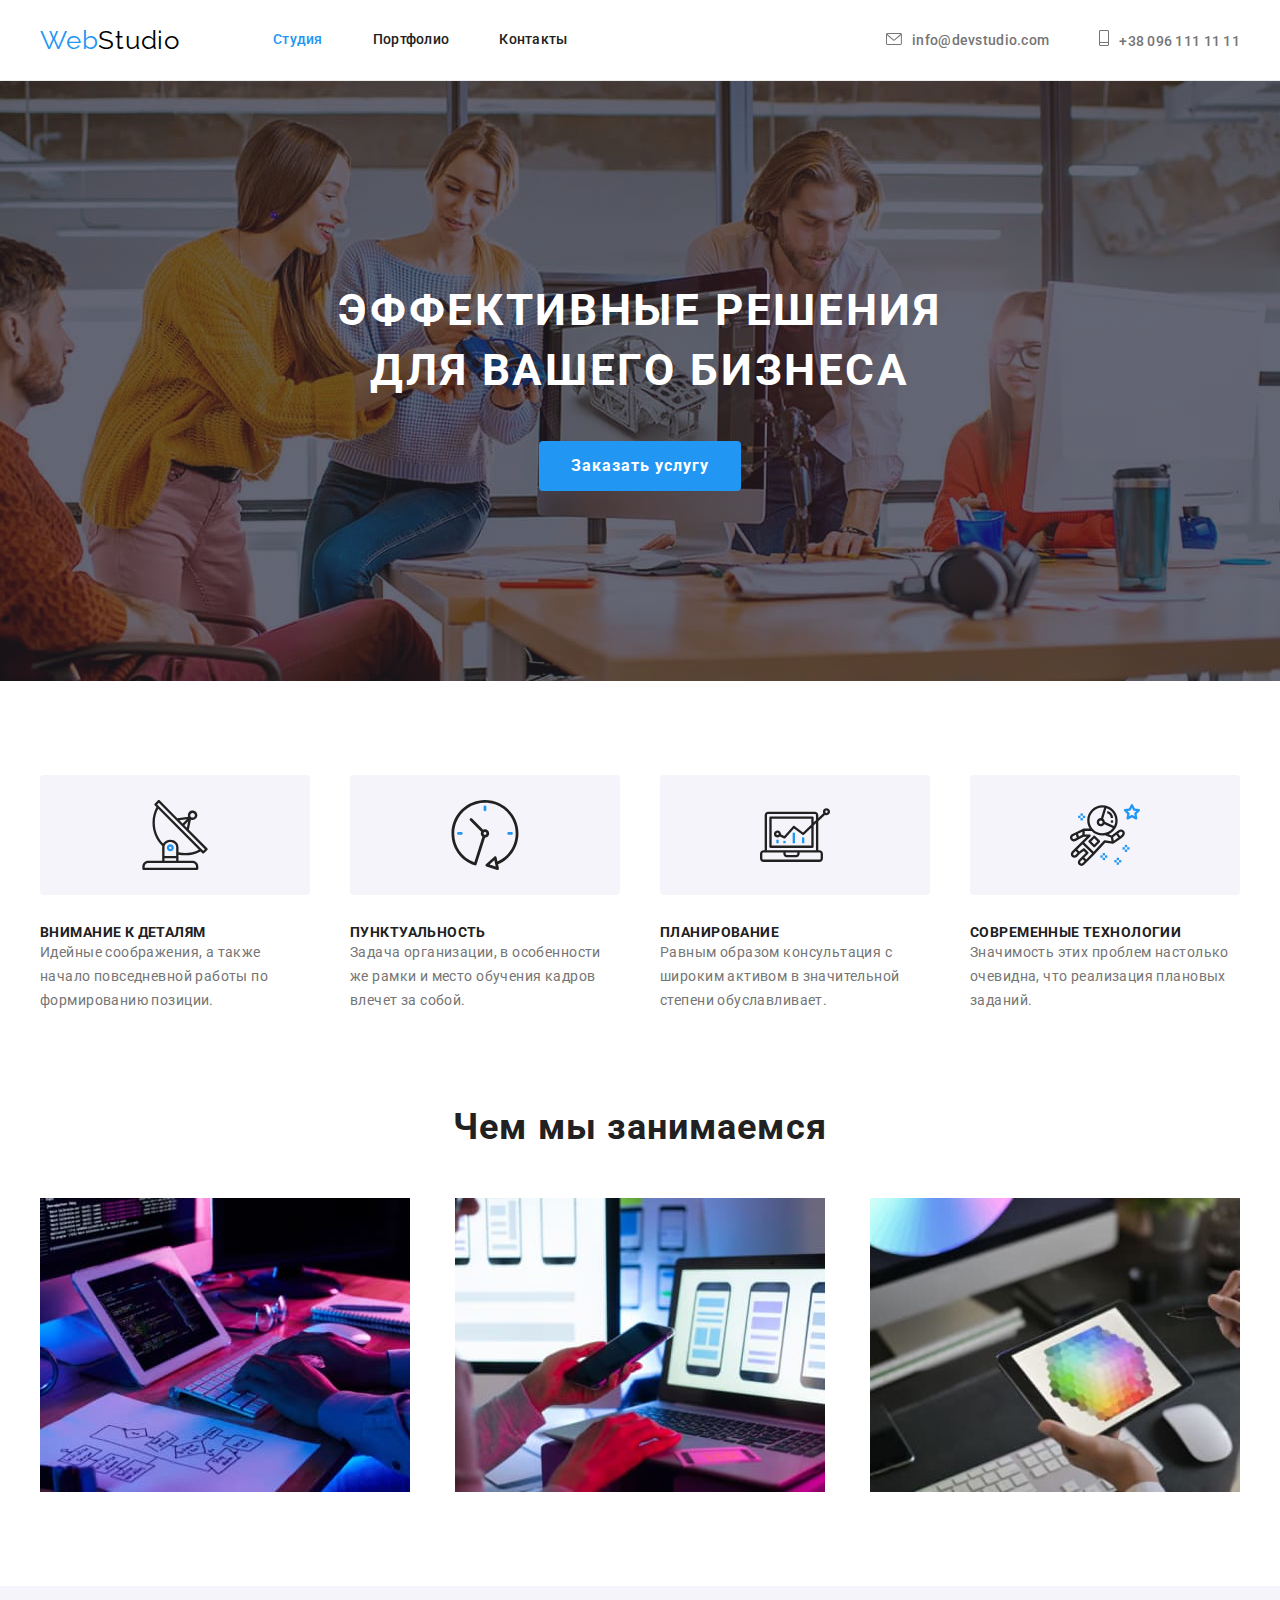
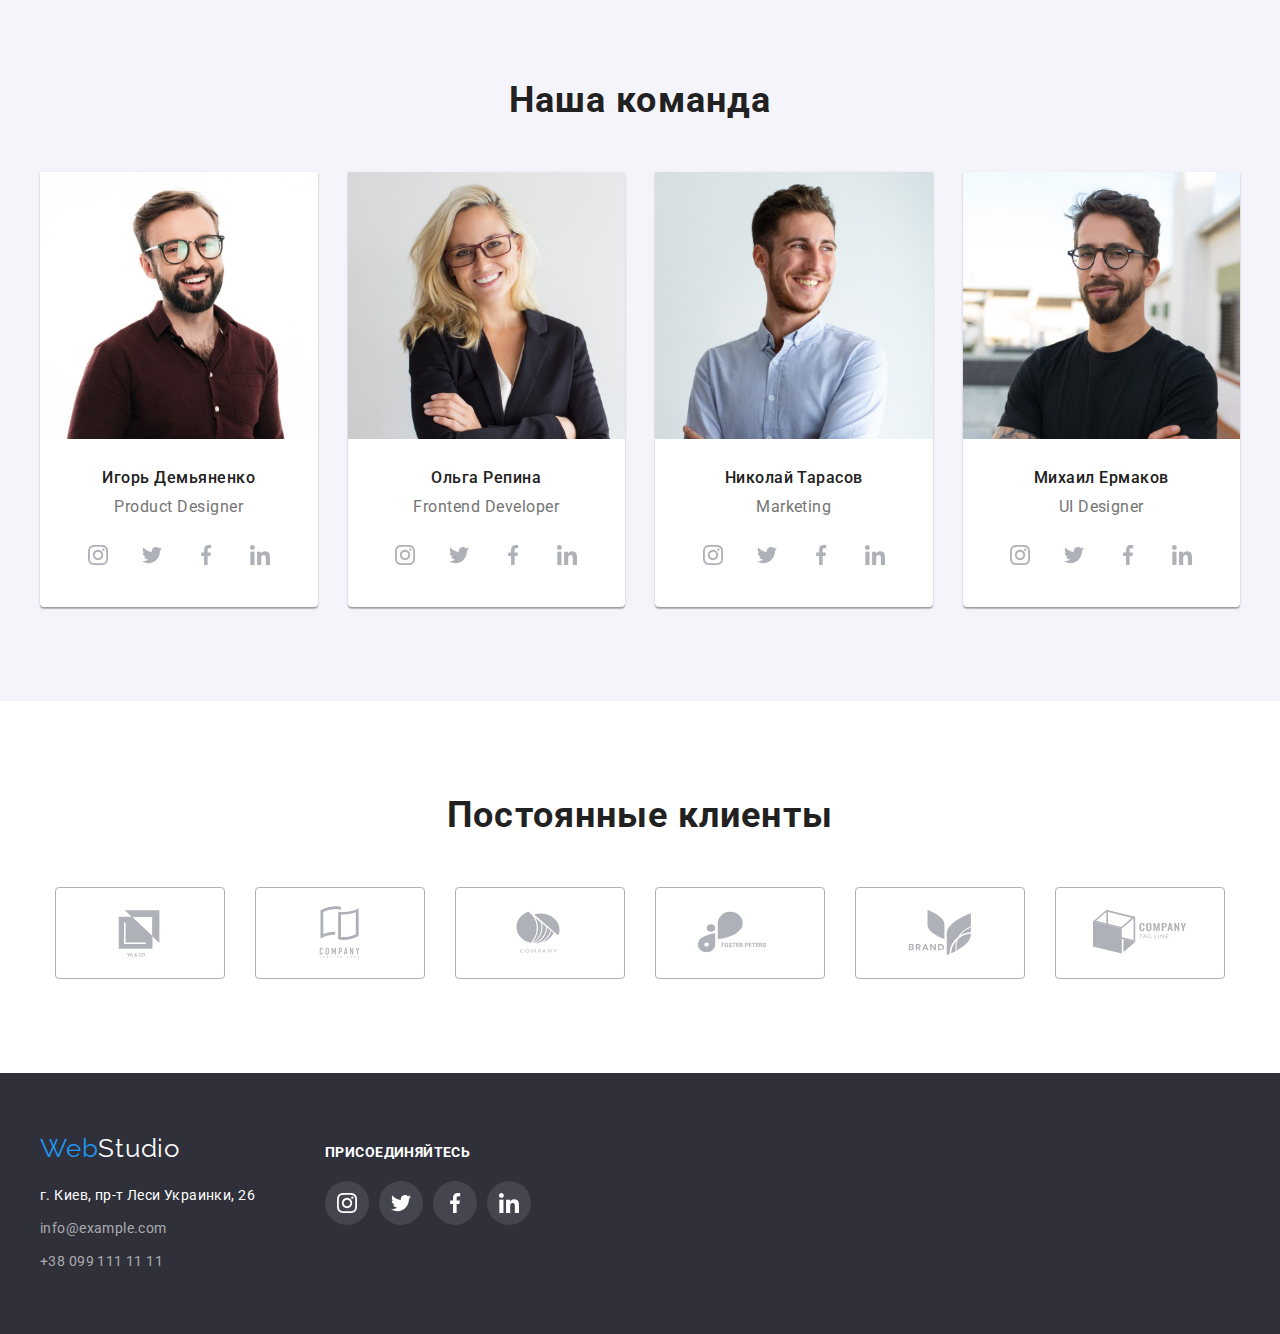
<file: index.html>
<!DOCTYPE html>
<html lang="ru">
<head>
    <meta charset="UTF-8">
    <meta http-equiv="X-UA-Compatible" content="IE=edge">
    <meta name="viewport" content="width=device-width, initial-scale=1.0">
    <title>WebStudio</title>
    <link rel="preconnect" href="https://fonts.googleapis.com">
    <link rel="preconnect" href="https://fonts.gstatic.com" crossorigin>
    <link href="https://fonts.googleapis.com/css2?family=Raleway:wght@700&family=Roboto:wght@400;500;700;900&display=swap"
        rel="stylesheet">
    <link rel="stylesheet" href="https://cdnjs.cloudflare.com/ajax/libs/modern-normalize/1.1.0/modern-normalize.min.css">
    <link rel="stylesheet" href="./css/styles.css" />
</head>
<body>
    <header class="header-page">
        <div class="container page-container">
            <nav class="main-nav">
                <a href="" class="logo">Web<span class="header-logo">Studio</span></a>
                <ul class="site-nav">
                    <li class="item"><a href="" class="link current">Студия</a></li>
                    <li class="item"><a href="./portfolio.html" class="link">Портфолио</a></li>
                    <li class="item"><a href="" class="link">Контакты</a></li>
                </ul>
                </nav>
                <ul class="header-contacts">
                <li class="item header-email">
                <a href="mailto:info@devstudio.com" class="link"><svg class="envelope-icon">
                    <use href="images/icons.svg#icon-envelope"></use>
                </svg>info@devstudio.com</a>
                </li>
                <li class="item header-phone">
                <a href="tel:+380961111111" class="link"><svg class="telephone-icon">
                    <use href="images/icons.svg#icon-telephone"></use>
                </svg>+38 096 111 11 11</a>
                </li>
                </ul>
            </div>
    </header>
        <main>
            <section class="hero overlay">
                <div class="container">
                    <h1 class="hero-title">Эффективные решения <br> для вашего бизнеса</h1>
                    <button type="button" class="hero-button">Заказать услугу</button>
                </div>
            </section>
            <section class="features">
                <div class="container">
                    <h2 class="hidden-title">Особенности</h2>
                    <ul class="features-list">
                        <li class="features-item">
                            <div class="svg-thumb">
                            <svg class="icon-features">
                                <use href="images/icons.svg#icon-antenna"></use>
                            </svg>
                            </div>
                            <h3 class="features-title">Внимание к деталям</h3>
                            <p class="features-description">Идейные соображения, а также начало повседневной работы по формированию позиции.
                            </p>
                        </li>
                        <li class="features-item">
                            <div class="svg-thumb">
                                <svg class="icon-features">
                                    <use href="images/icons.svg#icon-clock"></use>
                                </svg>
                            </div>
                            <h3 class="features-title">Пунктуальность</h3>
                            <p class="features-description">Задача организации, в особенности же рамки и место обучения кадров влечет за
                                собой.</p>
                        </li>
                        <li class="features-item">
                            <div class="svg-thumb">
                                <svg class="icon-features">
                                    <use href="images/icons.svg#icon-diagram"></use>
                                </svg>
                            </div>
                            <h3 class="features-title">Планирование</h3>
                            <p class="features-description">Равным образом консультация с широким активом в значительной степени
                                обуславливает.</p>
                        </li>
                        <li class="features-item">
                            <div class="svg-thumb">
                                <svg class="icon-features">
                                    <use href="images/icons.svg#icon-astronaut"></use>
                                </svg>
                            </div>
                            <h3 class="features-title">Современные технологии</h3>
                            <p class="features-description">Значимость этих проблем настолько очевидна, что реализация плановых заданий.</p>
                        </li>
                    </ul>
                </div>
                </section>
                <section class="what-we-do">
                <div class="container">
                    <h2 class="what-we-do-title">Чем мы занимаемся</h2>
                    <ul class="what-we-do-list">
                        <li><img src="./images/about1.jpg" alt="Человек печатает на клавиатуре" width="370" height="294"></li>
                        <li><img src="./images/about2.jpg" alt="Человек держит в руке телефон перед экраном ноутбука" width="370"
                                height="294"></li>
                        <li><img src="./images/about3.jpg" alt="Человек работает с планшетом" width="370" height="294"></li>
                    </ul>
                </div>
                </section>
                <section class="team">
                    <div class="container">
                        <h2 class="team-title">Наша команда</h2>
                        <ul class="team-list">
                            <li class="team-item"><img src="./images/teammember1.jpg" alt="Фотография специалиста студии" width="270" height="260" class="image">
                                <div class="team-description">
                                <h3 class="item-title">Игорь Демьяненко</h3>
                                <p class="item-position">Product Designer</p>
                                <div class="social-networks">
                                <a href="" class="icon-link" >
                                    <svg class="icon" width="20px" height="20px">
                                        <use href="images/icons.svg#icon-instagram"></use>
                                    </svg>
                                </a>
                                <a href="" class="icon-link">
                                    <svg class="icon" width="20px" height="20px">
                                        <use href="images/icons.svg#icon-twitter"></use>
                                    </svg>
                                </a>
                                <a href="" class="icon-link">
                                    <svg class="icon" width="20px" height="20px">
                                        <use href="images/icons.svg#icon-facebook"></use>
                                    </svg>
                                </a>
                                <a href="" class="icon-link">
                                    <svg class="icon" width="20px" height="20px">
                                        <use href="images/icons.svg#icon-linkedin"></use>
                                    </svg>
                                </a>
                                </div>
                                </div>
                            </li>
                            <li class="team-item"><img src="./images/teammember2.jpg" alt="Фотография специалиста студии" width="270" height="260" class="image">
                                <div class="team-description">
                                <h3 class="item-title">Ольга Репина</h3>
                                <p class="item-position">Frontend Developer</p>
                            <div class="social-networks">
                            <a href="" class="icon-link">
                                <svg class="icon" width="20px" height="20px">
                                    <use href="images/icons.svg#icon-instagram"></use>
                                </svg>
                            </a>
                            <a href="" class="icon-link">
                                <svg class="icon" width="20px" height="20px">
                                    <use href="images/icons.svg#icon-twitter"></use>
                                </svg>
                            </a>
                            <a href="" class="icon-link">
                                <svg class="icon" width="20px" height="20px">
                                    <use href="images/icons.svg#icon-facebook"></use>
                                </svg>
                            </a>
                            <a href="" class="icon-link">
                                <svg class="icon" width="20px" height="20px">
                                    <use href="images/icons.svg#icon-linkedin"></use>
                                </svg>
                            </a>
                            </div>
                            </div>
                            </li>
                            <li class="team-item"><img src="./images/teammember3.jpg" alt="Фотография специалиста студи" width="270" height="260" class="image">
                                <div class="team-description">
                                <h3 class="item-title">Николай Тарасов</h3>
                                <p class="item-position">Marketing</p>
                                <div class="social-networks">
                                    <a href="" class="icon-link">
                                        <svg class="icon" width="20px" height="20px">
                                            <use href="images/icons.svg#icon-instagram"></use>
                                        </svg>
                                    </a>
                                    <a href="" class="icon-link">
                                        <svg class="icon" width="20px" height="20px">
                                            <use href="images/icons.svg#icon-twitter"></use>
                                        </svg>
                                    </a>
                                    <a href="" class="icon-link">
                                        <svg class="icon" width="20px" height="20px">
                                            <use href="images/icons.svg#icon-facebook"></use>
                                        </svg>
                                    </a>
                                    <a href="" class="icon-link">
                                        <svg class="icon" width="20px" height="20px">
                                            <use href="images/icons.svg#icon-linkedin"></use>
                                        </svg>
                                    </a>
                                </div>
                            </div>
                            </li>
                            <li class="team-item"><img src="./images/teammember4.jpg" alt="Фотография специалиста студи" width="270" height="260" class="image">
                                <div class="team-description">
                                <h3 class="item-title">Михаил Ермаков</h3>
                                <p class="item-position">UI Designer</p>
                                <div class="social-networks">
                                    <a href="" class="icon-link">
                                        <svg class="icon" width="20px" height="20px">
                                            <use href="images/icons.svg#icon-instagram"></use>
                                        </svg>
                                    </a>
                                    <a href="" class="icon-link">
                                        <svg class="icon" width="20px" height="20px">
                                            <use href="images/icons.svg#icon-twitter"></use>
                                        </svg>
                                    </a>
                                    <a href="" class="icon-link">
                                        <svg class="icon" width="20px" height="20px">
                                            <use href="images/icons.svg#icon-facebook"></use>
                                        </svg>
                                    </a>
                                    <a href="" class="icon-link">
                                        <svg class="icon" width="20px" height="20px">
                                            <use href="images/icons.svg#icon-linkedin"></use>
                                        </svg>
                                    </a>
                                </div>
                            </div>
                            </li>
                        </ul>
                    </div>
                </section>
                <section class="clients">
                    <div class="container">
                        <h2 class="clients-title">Постоянные клиенты</h2>
                        <ul class="clients-list"> 
                            <li class="clients-item">
                            <a href="" class="clients-link">
                                <svg class="clients-icon">
                                    <use href="images/icons.svg#icon-company-1"></use>
                                </svg>
                            </a>
                            </li>
                            <li class="clients-item">
                                <a href="" class="clients-link">
                                    <svg class="clients-icon">
                                        <use href="images/icons.svg#icon-company-2"></use>
                                    </svg>
                                </a>
                            </li>
                            <li class="clients-item">
                                <a href="" class="clients-link">
                                    <svg class="clients-icon">
                                        <use href="images/icons.svg#icon-company-3"></use>
                                    </svg>
                                </a>
                            </li>
                            <li class="clients-item">
                                <a href="" class="clients-link">
                                    <svg class="clients-icon">
                                        <use href="images/icons.svg#icon-company-4"></use>
                                    </svg>
                                </a>
                            </li>
                            <li class="clients-item">
                                <a href="" class="clients-link">
                                    <svg class="clients-icon">
                                        <use href="images/icons.svg#icon-company-5"></use>
                                    </svg>
                                </a>
                            </li>
                            <li class="clients-item">
                                <a href="" class="clients-link">
                                    <svg class="clients-icon">
                                        <use href="images/icons.svg#icon-company-6"></use>
                                    </svg>
                                </a>
                            </li>
                        </ul>
                    </div>
                </section>
                </main>    
                    <footer class="footer">
                    <div class="container footer-wrap">
                        <div class="contacts-wrap">
                        <a href="" class="logo logo-footer">Web<span class="footer-logo">Studio</span></a>
                        <address>
                            <ul class="footer-contacts">
                                <li><a href="https://goo.gl/maps/DQQK1C4CkQ81QJHm6" target="_blank" rel="noopener noreferrer"
                                        class="link address">г. Киев, пр-т Леси Украинки, 26</a></li>
                                <li><a href="mailto:info@example.com" class="link">info@example.com</a></li>
                                <li><a href="tel:+380991111111" class="link">+38 099 111 11 11</a></li>
                            </ul>
                        </address>
                        </div>
                        <div class="join-wrap">
                        <p class="join">Присоединяйтесь</p>
                        <div class="footer-social-networks">
                            <a href="" class="footer-link">
                                <svg class="footer-icon">
                                    <use href="images/icons.svg#icon-footer-instagram"></use>
                                </svg>
                            </a>
                            <a href="" class="footer-link">
                                <svg class="footer-icon">
                                    <use href="images/icons.svg#icon-footer-twitter"></use>
                                </svg>
                            </a>
                            <a href="" class="footer-link">
                                <svg class="footer-icon">
                                    <use href="images/icons.svg#icon-footer-facebook"></use>
                                </svg>
                            </a>
                            <a href="" class="footer-link">
                                <svg class="footer-icon">
                                    <use href="images/icons.svg#icon-footer-linkedin"></use>
                                </svg>
                            </a>
                        </div>
                        </div>
                    </div>
                    </footer>
</body>
</html>
</file>
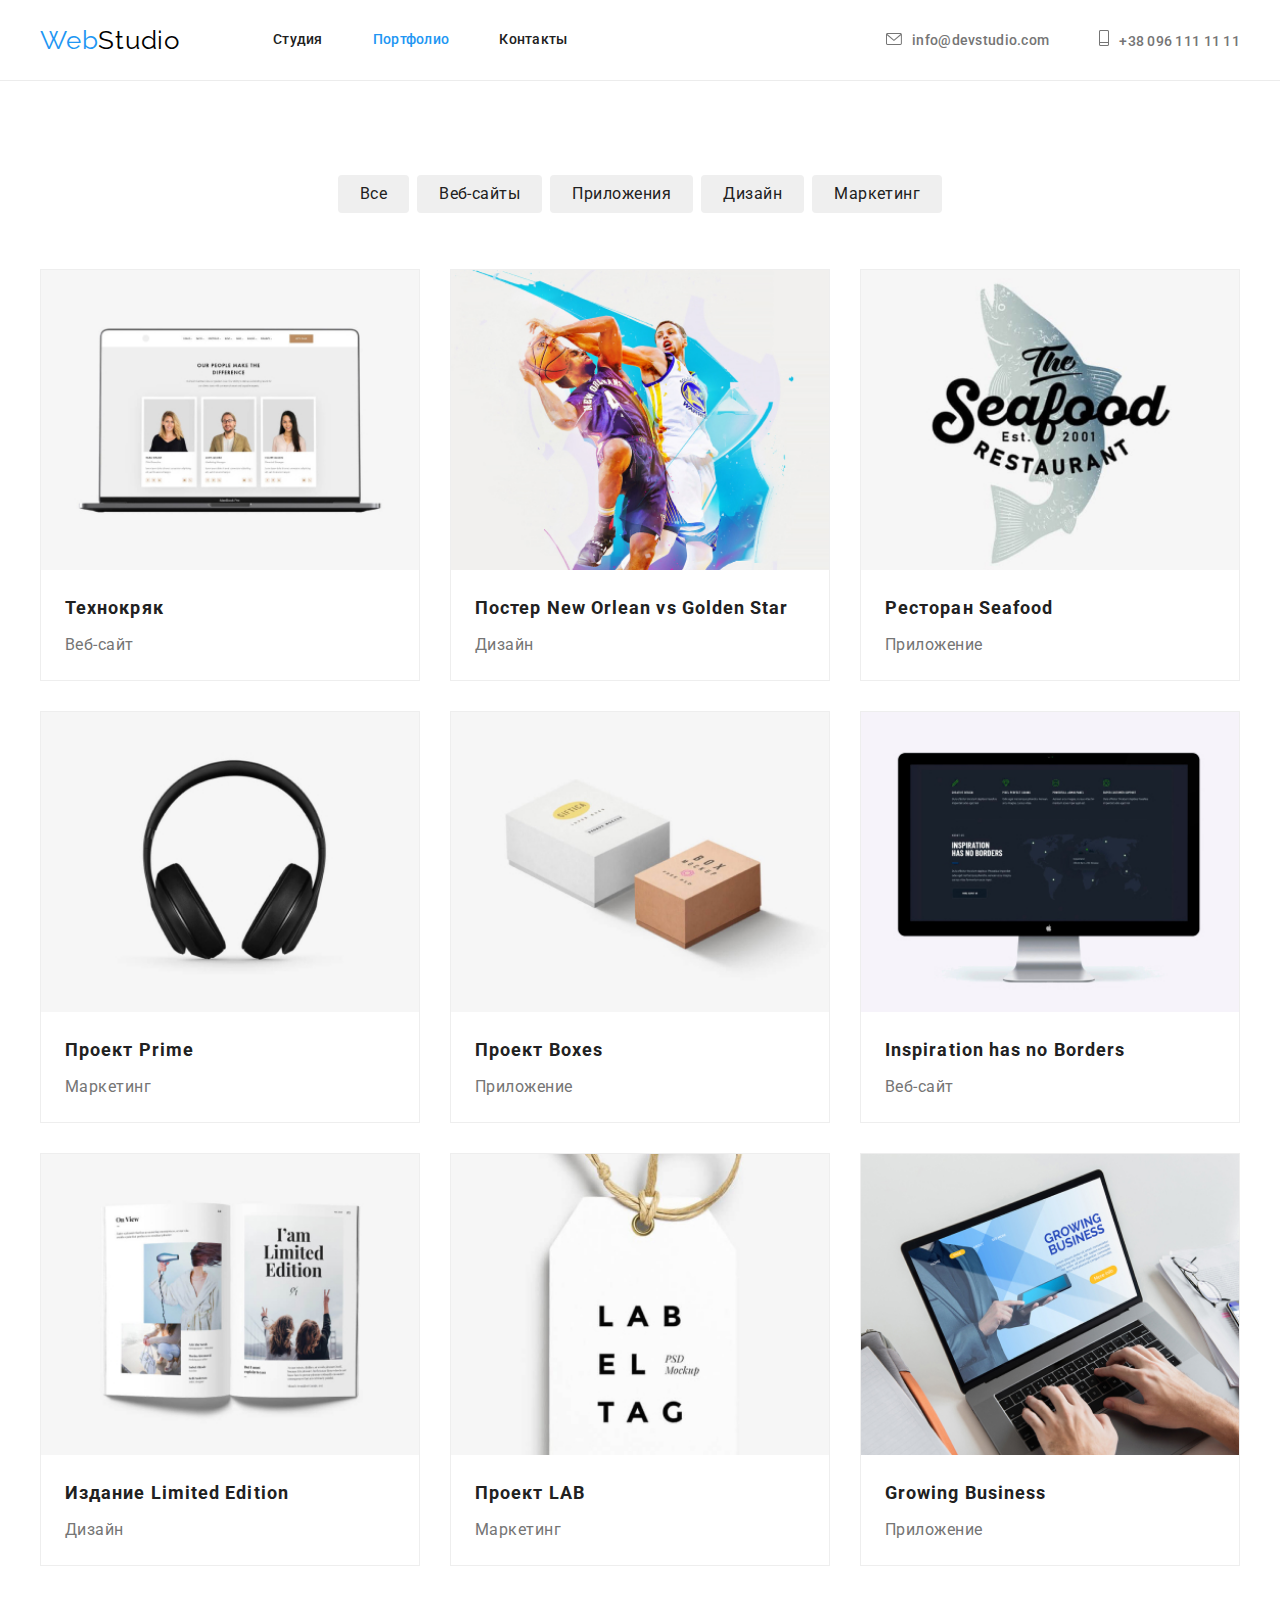
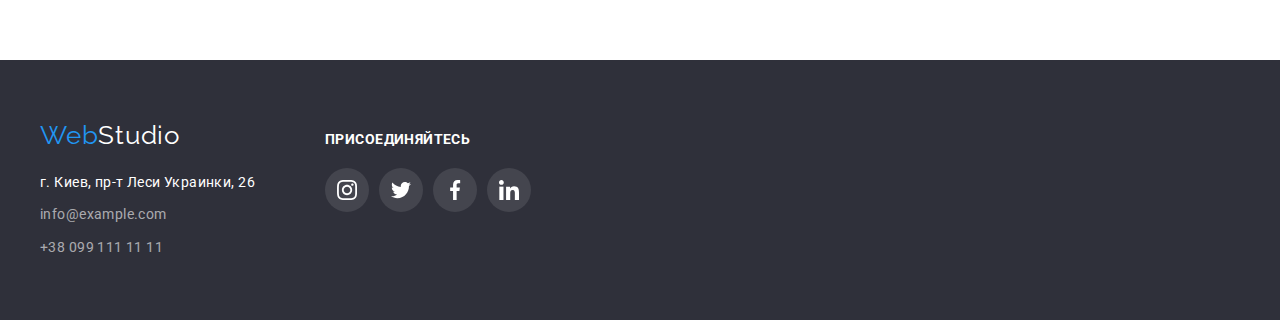
<file: portfolio.html>
<!DOCTYPE html>
<html lang="ru">
<head>
    <meta charset="UTF-8">
    <meta http-equiv="X-UA-Compatible" content="IE=edge">
    <meta name="viewport" content="width=device-width, initial-scale=1.0">
    <title>WebStudio</title>
    <link rel="preconnect" href="https://fonts.googleapis.com">
    <link rel="preconnect" href="https://fonts.gstatic.com" crossorigin>
    <link href="https://fonts.googleapis.com/css2?family=Raleway:wght@700&family=Roboto:wght@400;500;700;900&display=swap"
        rel="stylesheet">
    <link rel="stylesheet" href="https://cdnjs.cloudflare.com/ajax/libs/modern-normalize/1.1.0/modern-normalize.min.css">
    <link rel="stylesheet" href="./css/styles.css" />
</head>

<body>
    <header class="header-page">
        <div class="container page-container">
            <nav class="main-nav">
                <a href="" class="logo">Web<span class="header-logo">Studio</span></a>
                <ul class="site-nav">
                    <li class="item"><a href="./index.html" class="link">Студия</a></li>
                    <li class="item"><a href="" class="link current">Портфолио</a></li>
                    <li class="item"><a href="" class="link">Контакты</a></li>
                </ul>
            </nav>
            <ul class="header-contacts">
                <li class="item header-email">
                    <a href="mailto:info@devstudio.com" class="link"><svg class="envelope-icon">
                            <use href="images/icons.svg#icon-envelope"></use>
                        </svg>info@devstudio.com</a>
                </li>
                <li class="item header-phone">
                    <a href="tel:+380961111111" class="link"><svg class="telephone-icon">
                            <use href="images/icons.svg#icon-telephone"></use>
                        </svg>+38 096 111 11 11</a>
                </li>
            </ul>
        </div>
    </header>
    <main>
        <section class="our-works">
            <div class="container">
            <h1 class="hidden-title">Наши работы</h1>
                <ul class="works-gallery">
                    <li><button type="button" class="works-button">Все</button></li>
                    <li><button type="button" class="works-button">Веб-сайты</button></li>
                    <li><button type="button" class="works-button">Приложения</button></li>
                    <li><button type="button" class="works-button">Дизайн</button></li>
                    <li><button type="button" class="works-button">Маркетинг</button></li>
                </ul>
            <ul class="works-list">
                <li class="works-item">
                    <div class="card-thumb">
                    <img src="./images/ourworks1.jpg" alt="Фотографии трех специалистов на экране компьютера" width="370" height="294">
                    </div>
                    <div class="works-info">
                    <h2 class="works-title">Технокряк</h2>
                    <p class="works-description">Веб-сайт</p>
                    </div>
                </li>
                <li class="works-item">
                    <div class="card-thumb">
                    <img src="./images/ourworks2.jpg" alt="Два баскетболиста играют баскетбол" width="370" height="294">
                    </div>
                    <div class="works-info">
                    <h2 class="works-title">Постер <span lang="en">New Orlean vs Golden Star</span></h2>
                    <p class="works-description">Дизайн</p>
                    </div>
                </li>
                <li class="works-item">
                    <div class="card-thumb">
                    <img src="./images/ourworks3.jpg" alt="Лого ресторана с изображением рыбы" width="370" height="294">
                    </div>
                    <div class="works-info">
                    <h2 class="works-title">Ресторан <span lang="en">Seafood</span></h2>
                    <p class="works-description">Приложение</p>
                    </div>
                </li>
                <li class="works-item">
                    <div class="card-thumb">
                    <img src="./images/ourworks4.jpg" alt="Наушники" width="370" height="294">
                    </div>
                    <div class="works-info">
                    <h2 class="works-title">Проект <span lang="en">Prime</span></h2>
                    <p class="works-description">Маркетинг</p>
                    </div>
                </li>
                <li class="works-item">
                    <div class="card-thumb">
                    <img src="./images/ourworks5.jpg" alt="Две коробочки белая и деревянная" width="370" height="294">
                    </div>
                    <div class="works-info">
                    <h2 class="works-title">Проект <span lang="en">Boxes</span></h2>
                    <p class="works-description">Приложение</p>
                    </div>
                </li>
                <li class="works-item">
                    <div class="card-thumb">
                    <img src="./images/ourworks6.jpg" alt="Монитор компьютера" width="370" height="294">
                    </div>
                    <div class="works-info">
                    <h2 class="works-title"><span lang="en">Inspiration has no Borders</span></h2>
                    <p class="works-description">Веб-сайт</p>
                    </div>
                </li>
                <li class="works-item">
                    <div class="card-thumb">
                    <img src="./images/ourworks7.jpg" alt="Развернутые страницы журнала" width="370" height="294">
                    </div>
                    <div class="works-info">
                    <h2 class="works-title">Издание <span lang="en">Limited Edition</span></h2>
                    <p class="works-description">Дизайн</p>
                    </div>
                </li>
                <li class="works-item">
                    <div class="card-thumb">
                    <img src="./images/ourworks8.jpg" alt="Белая бирка на веревке" width="370" height="294">
                    </div>
                    <div class="works-info">
                    <h2 class="works-title">Проект <span lang="en">LAB</span></h2>
                    <p class="works-description">Маркетинг</p>
                    </div>
                </li>
                <li class="works-item">
                    <div class="card-thumb">
                    <img src="./images/ourworks9.jpg" alt="Человек печатает на клавиатуре ноутбука" width="370" height="294">
                    </div>
                    <div class="works-info">
                    <h2 lang="en" class="works-title">Growing Business</h2>
                    <p class="works-description">Приложение</p>
                    </div>
                </li>
            </ul>
            </div>
        </section>
    </main>
    <footer class="footer">
        <div class="container footer-wrap">
            <div class="contacts-wrap">
            <a href="" class="logo logo-footer">Web<span class="footer-logo">Studio</span></a>
            <address>
                <ul class="footer-contacts">
                    <li><a href="https://goo.gl/maps/DQQK1C4CkQ81QJHm6" target="_blank" rel="noopener noreferrer"
                            class="link address">г. Киев, пр-т Леси Украинки, 26</a></li>
                    <li><a href="mailto:info@example.com" class="link">info@example.com</a></li>
                    <li><a href="tel:+380991111111" class="link">+38 099 111 11 11</a></li>
                </ul>
            </address>
            </div>
            <div class="join-wrap">
                <p class="join">Присоединяйтесь</p>
                <div class="footer-social-networks">
                    <a href="" class="footer-link">
                        <svg class="footer-icon">
                            <use href="images/icons.svg#icon-footer-instagram"></use>
                        </svg>
                    </a>
                    <a href="" class="footer-link">
                        <svg class="footer-icon">
                            <use href="images/icons.svg#icon-footer-twitter"></use>
                        </svg>
                    </a>
                    <a href="" class="footer-link">
                        <svg class="footer-icon">
                            <use href="images/icons.svg#icon-footer-facebook"></use>
                        </svg>
                    </a>
                    <a href="" class="footer-link">
                        <svg class="footer-icon">
                            <use href="images/icons.svg#icon-footer-linkedin"></use>
                        </svg>
                    </a>
                </div>
            </div>
        </div>
    </footer>
</body>

</html>
</file>
<file: css/styles.css>
:root {
  --primaty-text-color: #757575;
  --title-text-color: #212121;
  --accent-color: #2196f3;
  --primary-white-color: #ffffff;
}

.hidden-title {
  width: 1px;
  height: 1px;
  overflow: hidden;
  margin: 0;
  opacity: 0;
  margin-top: -1px;
}
body {
  background-color: var(--primary-white-color);
  color: var(--primaty-text-color);
  font-family: Roboto, sans-serif;
  font-style: normal;
}

h1,
h2,
h3,
h4,
h5,
h6,
p {
  margin-top: 0;
  margin-bottom: 0;
}

ul {
  padding: 0;
  margin: 0;
  list-style: none;
}

a {
  text-decoration: none;
}

img {
  display: block;
  width: 100%;
  height: auto;
}

.container {
  width: 1230px;
  padding-right: 15px;
  padding-left: 15px;
  margin: 0 auto;
}

/* колір осоновного тексту #757575; */
/* вторинний колір тексту #212121 ; */
/* #FFFFFF; */
/* акцент #2196F3; */
/* вторинний колір фону #2F303A; */

.header-page {
  border-bottom: 1px solid #ececec;
  background-color: var(--primary-white-color);
}

.logo {
  color: var(--accent-color);
  font-family: Raleway, sans-serif;

  font-size: 26px;
  line-height: 1.19;
  vertical-align: top;
  letter-spacing: 0.03em;
}
.header-logo {
  color: #000000;
}

.page-container {
  display: flex;
  justify-content: space-between;
}

.main-nav {
  display: flex;
  align-items: center;
}

/* site-nav */
.site-nav {
  display: flex;
  margin-left: 93px;
}

/* .site-nav .item {
  margin-right: 50px;
} */

/* .site-nav .item:last-child {
  margin-right: 0;
} */

/* .site-nav .item:not(:last-child) {
  margin-right: 50px; */

.site-nav .item + .item {
  margin-left: 50px;
}

.site-nav .link {
  display: block;
  padding-top: 32px;
  padding-bottom: 32px;

  color: var(--title-text-color);

  font-weight: 500;
  font-size: 14px;
  line-height: 1.14;
  letter-spacing: 0.02em;
}

.site-nav .link:hover,
.site-nav .link:focus {
  color: var(--accent-color);
}

.site-nav .link.current {
  color: var(--accent-color);
}

/* Contacts */

.header-contacts {
  display: flex;
  justify-content: center;
  align-items: center;
  margin-left: auto;
}

.header-contacts .item + .item {
  margin-left: 50px;
}

.header-contacts .link {
  color: var(--primaty-text-color);

  font-weight: 500;
  font-size: 14px;
  line-height: 1.14;
  letter-spacing: 0.02em;
}

.header-contacts .link:hover,
.header-contacts .link:focus,
.link:hover use,
.link:focus use {
  color: var(--accent-color);
  fill: var(--accent-color);
}

.envelope-icon {
  width: 16px;
  height: 12px;
  margin-right: 10px;
  fill: #757575;
}

.telephone-icon {
  width: 10px;
  height: 16px;
  margin-right: 10px;
  fill: #757575;
}

/* 
.header-email::before {
  content: "";
  width: 16px;
  height: 12px;
  margin-right: 10px;
  background-image: url(../images/envelope.svg);
}

.header-phone {
  display: flex;
  align-items: center;
}

.header-phone::before {
  content: "";
  width: 10px;
  height: 16px;
  margin-right: 10px;
  margin-left: 30px;
  background-image: url(../images/telephone.svg); */
/* } */

/* Hero */

.hero {
  padding-top: 200px;
  padding-bottom: 200px;

  color: var(--primary-white-color);
  text-align: center;
}

.overlay {
  max-width: 1600px;
  height: 600px;
  margin-left: auto;
  margin-right: auto;
  background-color: #c4c4c4;
  background-image: linear-gradient(
      rgba(47, 48, 58, 0.4),
      rgba(47, 48, 58, 0.4)
    ),
    url(../images/hero-bg.jpg);
  background-repeat: no-repeat;
  background-position: center;
  background-size: cover;
}

.hero-title {
  margin-bottom: 40px;

  color: var(--primary-white-color);
  text-transform: uppercase;

  font-size: 44px;
  line-height: 1.36;
  text-align: center;
  letter-spacing: 0.06em;
}

.hero-button {
  display: inline-block;
  padding: 10px 32px;
  border: none;
  border-radius: 4px;

  background-color: var(--accent-color);
  color: var(--primary-white-color);

  font-weight: bold;
  font-family: inherit;
  font-size: 16px;
  line-height: 1.87;
  letter-spacing: 0.06em;
}

.hero-button:hover,
.hero-button:focus {
  background-color: #188ce8;
  cursor: pointer;
}

/* Features */

.features {
  padding-top: 94px;

  background-color: var(--primary-white-color);
}

.features-list {
  display: flex;
  justify-content: space-between;
}

.features-item {
  max-width: 270px;
}

.svg-thumb {
  display: inline-flex;
  justify-content: center;
  align-items: center;
  height: 120px;
  width: 270px;
  margin-bottom: 30px;
  border-radius: 4px;
  background-color: #f5f4fa;
}

.icon-features {
  width: 70px;
  height: 70px;
}

/* .features-item.icon-antenna::before {
  background-image: url(../images/antenna.svg);
} */

/* .features-item.icon-clock::before {
  background-image: url(../images/clock.svg);
}

.features-item.icon-diagram::before {
  background-image: url(../images/diagram.svg);
}

.features-item.icon-astronaut::before {
  background-image: url(../images/astronaut.svg);
} */

/* .features-item:nth-child(1)::before {
  background-image: url(../images/antenna.svg);
}

.features-item:nth-child(2)::before {
  background-image: url(../images/clock.svg);
}

.features-item:nth-child(3)::before {
  background-image: url(../images/diagram.svg);
}

.features-item:nth-child(4)::before {
  background-image: url(../images/astronaut.svg);
} */

.features-title {
  color: var(--title-text-color);
  text-transform: uppercase;

  font-size: 14px;
  line-height: 1.14;
  letter-spacing: 0.03em;
}

.features-description {
  font-size: 14px;
  line-height: 1.71;
  letter-spacing: 0.03em;
}

/* what we do */
.what-we-do {
  padding-top: 94px;
  padding-bottom: 94px;

  background-color: var(--primary-white-color);
}
.what-we-do-title {
  margin-bottom: 50px;

  color: var(--title-text-color);

  font-size: 36px;
  line-height: 1.16;
  text-align: center;
  letter-spacing: 0.03em;
}

.what-we-do-list {
  display: flex;
  justify-content: space-between;
}

/* .what-we-do-list li:not(:last-child) {
  margin-right: 30px;
} */

/* team */

.team {
  padding-top: 94px;
  padding-bottom: 94px;

  background-color: #f5f4fa;
}

.social-networks {
  display: flex;
  justify-content: center;
}

.icon-link {
  display: inline-flex;
  justify-content: center;
  align-items: center;
  width: 44px;
  height: 44px;
  border-radius: 50%;
  background-color: #ffffff;
  cursor: pointer;
  color: #afb1b8;
}

.icon-link:not(:last-child) {
  margin-right: 10px;
}

.icon-link:last-child {
  margin-right: 0;
}

.icon {
  fill: currentColor;
}

.icon-link:hover,
.icon-link:focus {
  background-color: var(--accent-color);
  color: #ffffff;
}

.team-title {
  margin-bottom: 50px;

  color: var(--title-text-color);

  font-size: 36px;
  line-height: 1.16;
  text-align: center;
  letter-spacing: 0.03em;
}

.team-list {
  display: flex;
  justify-content: space-between;
}

.team-list li:not(:last-child) {
  margin-right: 30px;
}

.team-item {
  background-color: #ffffff;
  box-shadow: 0px 1px 3px rgba(0, 0, 0, 0.12), 0px 1px 1px rgba(0, 0, 0, 0.14),
    0px 2px 1px rgba(0, 0, 0, 0.2);
  border-radius: 0px 0px 4px 4px;
}

.team-description {
  padding-top: 30px;
  padding-bottom: 30px;
}

.item-title {
  margin-bottom: 10px;
  color: var(--title-text-color);

  font-weight: 500;
  font-size: 16px;
  line-height: 1.18;
  text-align: center;
  letter-spacing: 0.03em;
}

.item-position {
  font-size: 16px;
  line-height: 1.18;
  text-align: center;
  letter-spacing: 0.03em;

  margin-bottom: 16px;
}

/* clients */

.clients {
  padding-top: 94px;
  padding-bottom: 94px;

  background-color: var(--primary-white-color);
}

.clients-title {
  color: var(--title-text-color);

  font-size: 36px;
  line-height: 1.16;
  text-align: center;
  letter-spacing: 0.03em;

  margin-bottom: 50px;
}

.clients-list {
  display: flex;
  justify-content: center;
}

.clients-item {
  width: 170px;
  height: 92px;
  border: 1px solid #afb1b8;
  border-radius: 4px;
}

.clients-item:not(:last-child) {
  margin-right: 30px;
}

.clients-item:last-child {
  margin-right: 0;
}

.clients-link {
  display: inline-flex;
  justify-content: center;
  align-items: center;
  width: 100%;
  height: 100%;
  color: #afb1b8;
}

.clients-link:hover use,
.clients-item:hover {
  fill: var(--accent-color);
  border-color: var(--accent-color);
}

.clients-icon {
  width: 106px;
  height: 60px;
  fill: currentColor;
}

/* footer */

.footer {
  padding-top: 60px;
  padding-bottom: 60px;
  background-color: #2f303a;
}

.logo-footer {
  display: block;
  margin-bottom: 20px;
}
.footer-logo {
  color: var(--primary-white-color);
}

.footer-contacts .link {
  display: block;

  color: rgba(255, 255, 255, 0.6);

  font-style: normal;
  font-size: 14px;
  line-height: 1.71;
  letter-spacing: 0.03em;
}

.footer-contacts li:not(:last-child) {
  margin-bottom: 9px;
}

/* .footer-contacts .link:last-child {
  margin-bottom: 0;
} */

/* /* .footer-contacts .link:last-child {
  margin-bottom: 0;
/* } */
/* (не розумію чому ці формули не працюють) */

.footer-contacts .address {
  color: var(--primary-white-color);

  font-size: 14px;
  line-height: 1.71;
  letter-spacing: 0.03em;
}

.footer-contacts .link:hover,
.footer-contacts .link:focus,
.footer-contacts .address:hover,
.footer-contacts .address:focus {
  color: var(--accent-color);
}

.join {
  font-family: Roboto;
  font-weight: bold;
  font-size: 14px;
  line-height: 1.14;
  letter-spacing: 0.03em;
  text-transform: uppercase;

  color: var(--primary-white-color);

  margin-bottom: 20px;
}

.container.footer-wrap {
  display: flex;
  align-items: baseline;
}

.join-wrap {
  display: flex;
  flex-direction: column;
  margin-left: 70px;
}

.footer-social-networks {
  display: flex;
  justify-content: center;
  align-items: center;
}

.footer-link {
  display: flex;
  justify-content: center;
  align-items: center;
  width: 44px;
  height: 44px;
  border-radius: 50%;
  background-color: rgba(255, 255, 255, 0.1);
  cursor: pointer;
}

.footer-link:not(:last-child) {
  margin-right: 10px;
}

.footer-link:last-child {
  margin-right: 0;
}

.footer-icon {
  width: 20px;
  height: 20px;
}

.footer-link:hover,
.footer-link:focus {
  background-color: var(--accent-color);
}

/* works */

.our-works {
  padding-top: 94px;
  padding-bottom: 94px;

  background-color: var(--primary-white-color);
}

.works-gallery {
  display: flex;
  justify-content: center;
  margin-bottom: 56px;
}

.works-gallery li:not(:last-child) {
  margin-right: 8px;
}

.works-button {
  display: block;
  margin: 0;
  padding: 6px 22px;
  border-radius: 4px;
  border: none;

  color: var(--title-text-color);

  font-family: inherit;
  font-size: 16px;
  line-height: 1.62;
  text-align: center;
  letter-spacing: 0.03em;
}

/* .works-button:last-child {
  margin-right: 0;
} */

/* /* .works-button + .works-button {
  margin-left: 8px;
(не розумію чому ці формули не працюють) */

.works-button:hover,
.works-button:focus {
  color: var(--primary-white-color);
  background-color: var(--accent-color);
  box-shadow: 0px 3px 1px rgba(0, 0, 0, 0.1), 0px 1px 2px rgba(0, 0, 0, 0.08),
    0px 2px 2px rgba(0, 0, 0, 0.12);
  cursor: pointer;
  border: none;
}

.works-list {
  display: flex;
  flex-wrap: wrap;
  justify-content: center;
  margin-left: -30px;
  margin-top: -30px;
}

.works-item {
  flex-basis: calc(100% / 3 - 30px);
  margin-left: 30px;
  margin-top: 30px;
  border: 1px solid #eeeeee;
  cursor: pointer;
}

/* .works-item {
  flex-basis: calc((100% - 60px) / 3);
  margin-right: 30px;
  margin-bottom: 30px;
}

.works-item:nth-child(3n) {
  margin-right: 0;
}

.works-item:nth-last-child(-n + 3) {
  margin-bottom: 0;
} */

.works-item:hover {
  box-shadow: 0px 1px 1px rgba(0, 0, 0, 0.12), 0px 4px 4px rgba(0, 0, 0, 0.06),
    1px 4px 6px rgba(0, 0, 0, 0.16);
}

.works-info {
  padding: 20px 24px;
}

.works-title {
  margin-bottom: 4px;
  color: var(--title-text-color);

  font-size: 18px;
  line-height: 2;
  letter-spacing: 0.06em;
}

.works-description {
  font-size: 16px;
  line-height: 1.87;
  letter-spacing: 0.03em;
}
</file>
